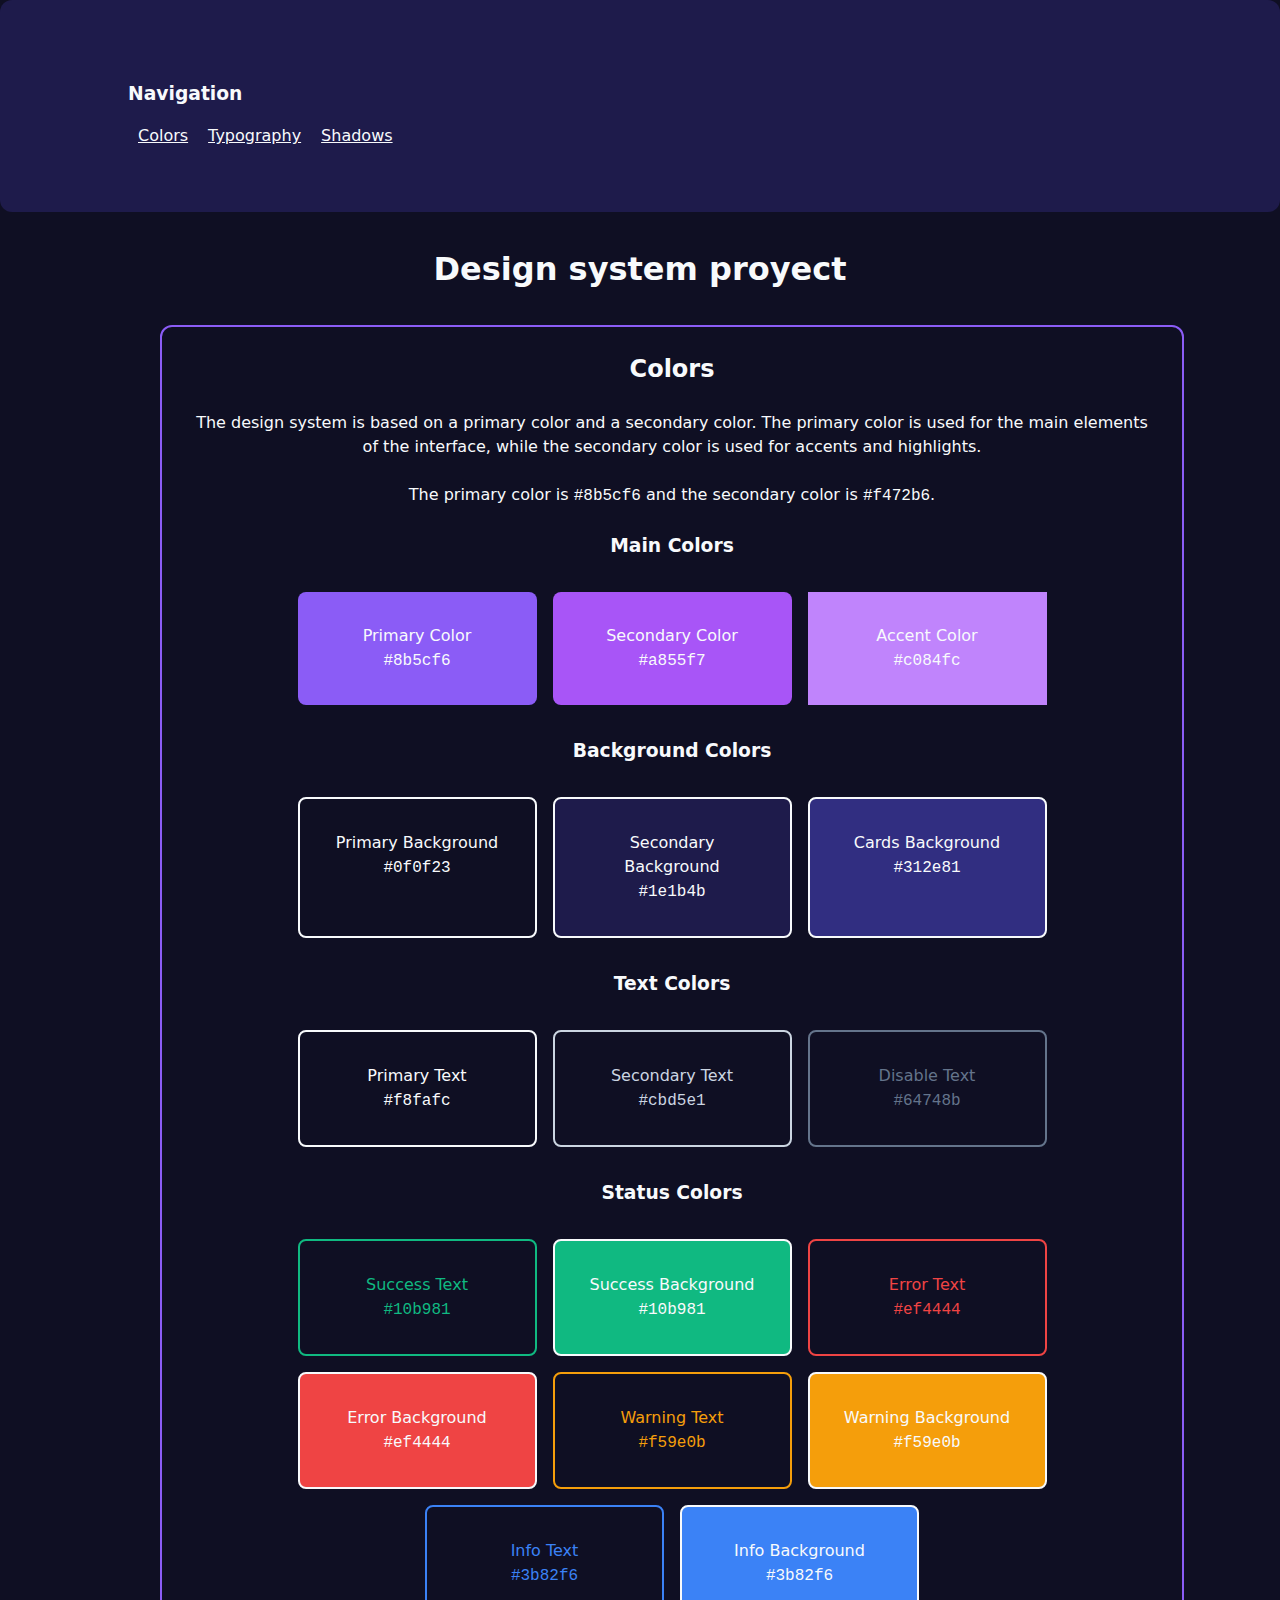
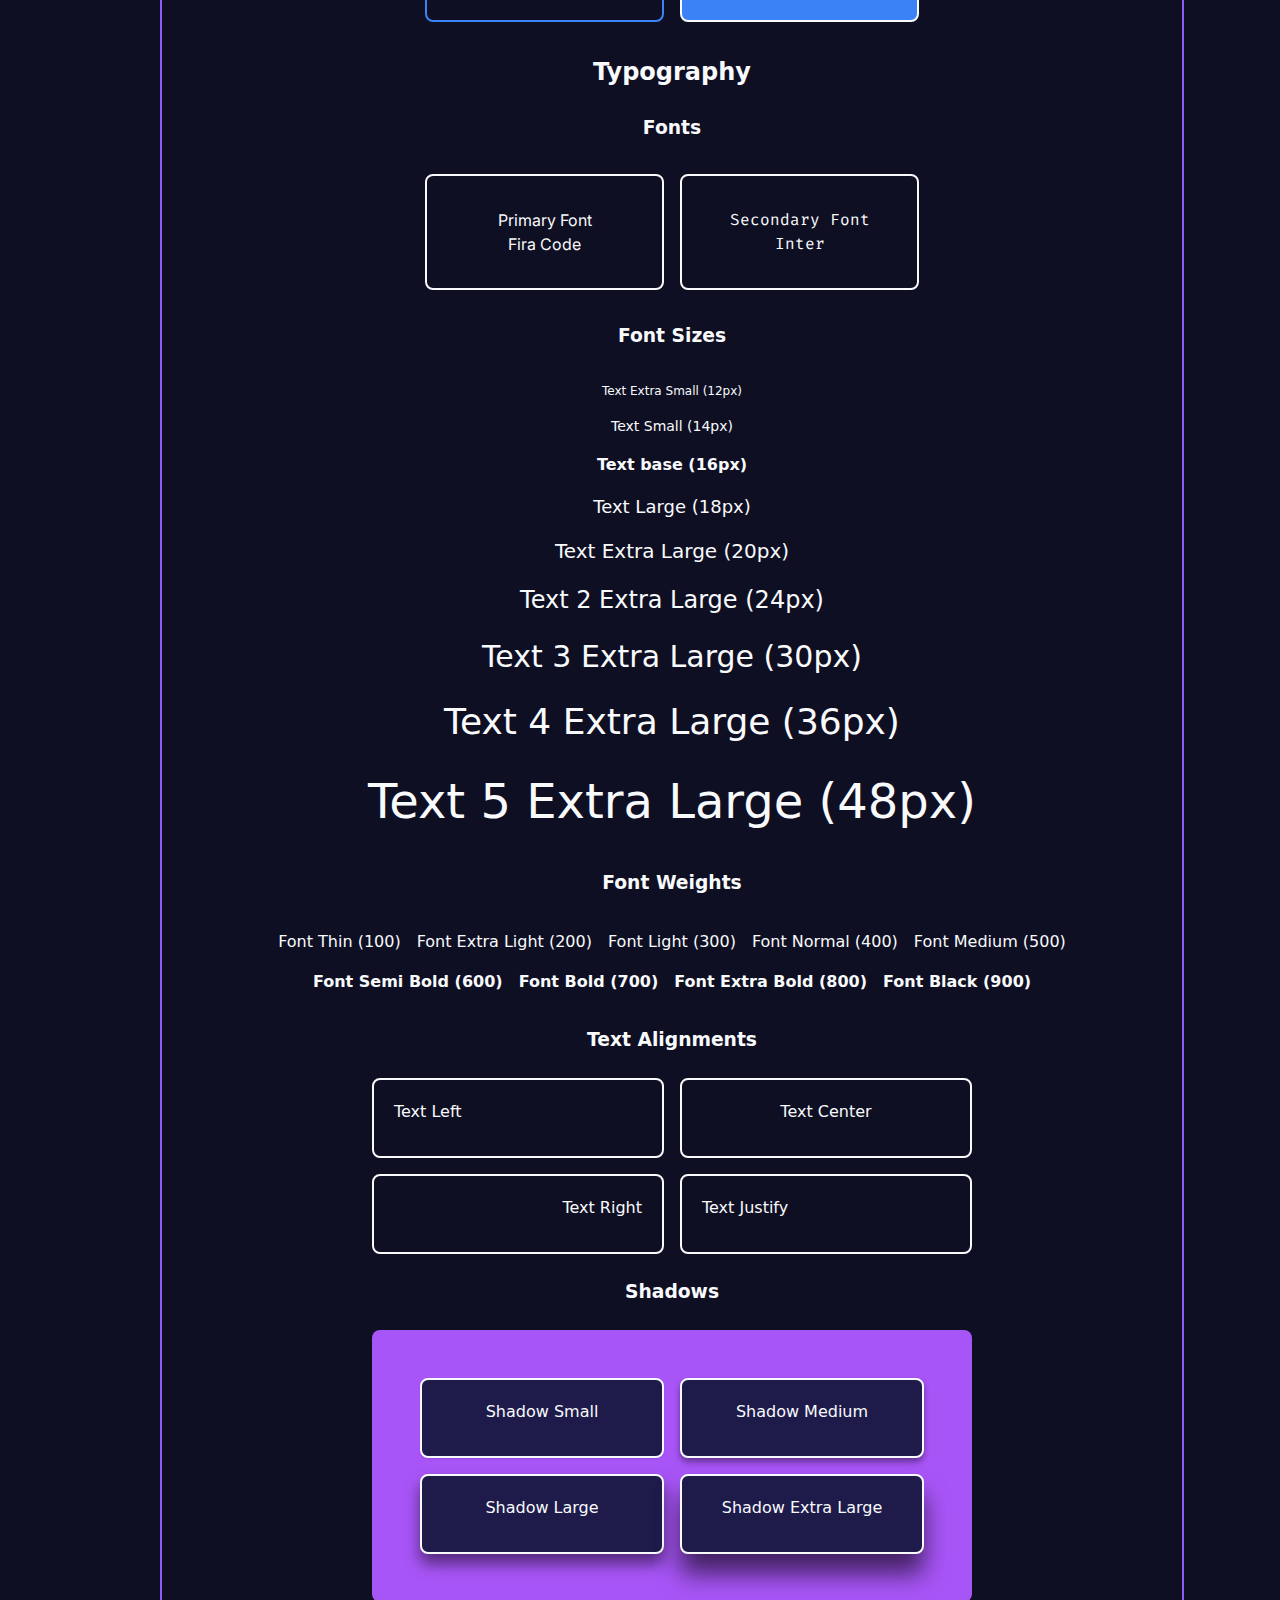
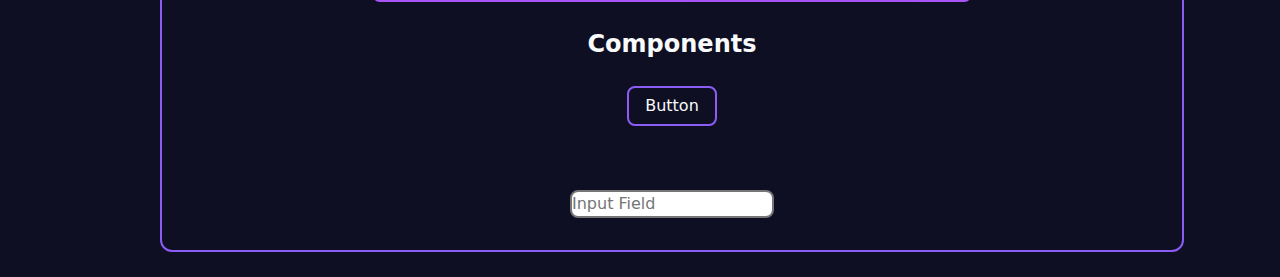
<file: improved-sytling-with-css/desing-system/index.html>
<!DOCTYPE html>
<html lang="en">
  <head>
    <meta charset="UTF-8" />
    <meta name="viewport" content="width=device-width, initial-scale=1.0" />
    <title>Design System Proyect</title>
    <link rel="stylesheet" href="reset_css.css" />
    <link rel="stylesheet" href="design-system.css" />
    <link rel="stylesheet" href="style.css" />

    <link rel="preconnect" href="https://fonts.googleapis.com" />
    <link rel="preconnect" href="https://fonts.gstatic.com" crossorigin />
    <link
      href="https://fonts.googleapis.com/css2?family=Fira+Code:wght@300..700&family=Inter:ital,opsz,wght@0,14..32,100..900;1,14..32,100..900&display=swap"
      rel="stylesheet"
    />
  </head>
  <body class="primary-background primary-text .primary-font">
    <nav
      id="nav"
      class="margin-bottom-xl border-radius-lg w-100 padding-left-3xl secondary-background w-100 padding-3xl"
    >
      <h3 class="margin-md margin-left-3xl">Navigation</h3>
      <ul class="index-list margin-left-3xl">
        <li><a href="#colors">Colors</a></li>
        <li><a href="#typography">Typography</a></li>
        <li><a href="#shadows">Shadows</a></li>
      </ul>
    </nav>
    <main class="w-100">
      <h1 class="text-center">Design system proyect</h1>
      <section
        class="margin-xl border-radius-lg border-thick primary-color-border w-100 text-center"
      >
        <h2 class="margin-lg" id="colors">Colors</h2>
        <p class="margin-lg">
          The design system is based on a primary color and a secondary color.
          The primary color is used for the main elements of the interface,
          while the secondary color is used for accents and highlights.
        </p>
        <p class="margin-lg">
          The primary color is <code>#8b5cf6</code> and the secondary color is
          <code>#f472b6</code>.
        </p>
        <h3 class="margin-lg">Main Colors</h3>
        <div class="margin-xl colors-showcase">
          <div
            class="w-25 primary-color-background primary-text padding-xl border-radius-md"
          >
            <p>Primary Color</p>
            <code>#8b5cf6</code>
          </div>
          <div
            class="w-25 secondary-color-background primary-text padding-xl border-radius-md"
          >
            <p>Secondary Color</p>
            <code>#a855f7</code>
          </div>
          <div class="w-25 accent-color-background primary-text padding-xl">
            <p>Accent Color</p>
            <code>#c084fc</code>
          </div>
        </div>
        <h3 class="margin-lg">Background Colors</h3>
        <div class="margin-xl colors-showcase">
          <div
            class="w-25 primary-background padding-xl border-thick border-radius-md"
          >
            <p>Primary Background</p>
            <code>#0f0f23</code>
          </div>
          <div
            class="w-25 secondary-background padding-xl border-thick border-radius-md"
          >
            <p>Secondary Background</p>
            <code>#1e1b4b</code>
          </div>
          <div
            class="w-25 cards-background padding-xl border-thick border-radius-md"
          >
            <p>Cards Background</p>
            <code>#312e81</code>
          </div>
        </div>
        <h3 class="margin-lg">Text Colors</h3>
        <div class="margin-xl colors-showcase">
          <div
            class="w-25 primary-text padding-xl border-thick border-radius-md"
          >
            <p>Primary Text</p>
            <code>#f8fafc</code>
          </div>
          <div
            class="w-25 secondary-text padding-xl border-thick border-radius-md"
          >
            <p>Secondary Text</p>
            <code>#cbd5e1</code>
          </div>
          <div
            class="w-25 disable-text padding-xl border-thick border-radius-md"
          >
            <p>Disable Text</p>
            <code>#64748b</code>
          </div>
        </div>
        <h3 class="margin-lg">Status Colors</h3>
        <div class="margin-xl colors-showcase">
          <div
            class="w-25 success-text padding-xl border-thick border-radius-md"
          >
            <p>Success Text</p>
            <code>#10b981</code>
          </div>
          <div
            class="w-25 success-background padding-xl border-thick border-radius-md"
          >
            <p>Success Background</p>
            <code>#10b981</code>
          </div>
          <div class="w-25 error-text padding-xl border-thick border-radius-md">
            <p>Error Text</p>
            <code>#ef4444</code>
          </div>
          <div
            class="w-25 error-background padding-xl border-thick border-radius-md"
          >
            <p>Error Background</p>
            <code>#ef4444</code>
          </div>
          <div
            class="w-25 warning-text padding-xl border-thick border-radius-md"
          >
            <p>Warning Text</p>
            <code>#f59e0b</code>
          </div>
          <div
            class="w-25 warning-background padding-xl border-thick border-radius-md"
          >
            <p>Warning Background</p>
            <code>#f59e0b</code>
          </div>
          <div class="w-25 info-text padding-xl border-thick border-radius-md">
            <p>Info Text</p>
            <code>#3b82f6</code>
          </div>
          <div
            class="w-25 info-background padding-xl border-thick border-radius-md"
          >
            <p>Info Background</p>
            <code>#3b82f6</code>
          </div>
        </div>
        <h2 class="margin-lg" id="typography">Typography</h2>
        <h3 class="margin-lg">Fonts</h3>
        <div class="margin-xl typography-showcase">
          <div
            class="w-25 primary-font padding-xl border-thick border-radius-md"
          >
            <p>Primary Font</p>
            <p>Fira Code</p>
          </div>
          <div
            class="w-25 secondary-font padding-xl border-thick border-radius-md"
          >
            <p>Secondary Font</p>
            <p>Inter</p>
          </div>
        </div>
        <h3 class="margin-xl">Font Sizes</h3>
        <div class="margin-xl font-size-showcase">
          <div class="text-xs">Text Extra Small (12px)</div>
          <div class="text-sm">Text Small (14px)</div>
          <div class="text-base font-bold">Text base (16px)</div>
          <div class="text-lg">Text Large (18px)</div>
          <div class="text-xl">Text Extra Large (20px)</div>
          <div class="text-2xl">Text 2 Extra Large (24px)</div>
          <div class="text-3xl">Text 3 Extra Large (30px)</div>
          <div class="text-4xl">Text 4 Extra Large (36px)</div>
          <div class="text-5xl">Text 5 Extra Large (48px)</div>
        </div>
        <h3 class="margin-xl">Font Weights</h3>
        <div class="margin-xl font-weight-showcase">
          <div class="font-thin">Font Thin (100)</div>
          <div class="font-extralight">Font Extra Light (200)</div>
          <div class="font-light">Font Light (300)</div>
          <div class="font-normal">Font Normal (400)</div>
          <div class="font-medium">Font Medium (500)</div>
          <div class="font-semibold">Font Semi Bold (600)</div>
          <div class="font-bold">Font Bold (700)</div>
          <div class="font-extrabold">Font Extra Bold (800)</div>
          <div class="font-black">Font Black (900)</div>
        </div>
        <h3 class="margin-lg">Text Alignments</h3>
        <div class="text-align-showcase">
          <div class="text-left border-thick align-middle border-radius-md">
            Text Left
          </div>
          <div class="text-center border-thick align-middle border-radius-md">
            Text Center
          </div>
          <div class="text-right border-thick align-middle border-radius-md">
            Text Right
          </div>
          <div class="text-justify border-thick align-middle border-radius-md">
            Text Justify
          </div>
        </div>
        <h3 class="margin-lg" id="shadows">Shadows</h3>
        <div
          class="shadows-showcase secondary-color-background padding-2xl border-radius-md"
        >
          <div
            class="shadow-sm border-thick padding-md w-25 secondary-background border-radius-md"
          >
            Shadow Small
          </div>
          <div
            class="shadow-md border-thick padding-md w-25 secondary-background border-radius-md"
          >
            Shadow Medium
          </div>
          <div
            class="shadow-lg border-thick padding-md w-25 secondary-background border-radius-md"
          >
            Shadow Large
          </div>
          <div
            class="shadow-xl border-thick padding-md w-25 secondary-background border-radius-md"
          >
            Shadow Extra Large
          </div>
        </div>
        <h2 class="margin-lg" id="components">Components</h2>
        <div class="component-showcase">
          <button
            class="button margin-bottom-md border-thick primary-color-border"
          >
            Button
          </button>
          <input
            type="text"
            name="input"
            id="input"
            class="border-thick border-radius-md margin-xl"
            placeholder="Input Field"
          />
        </div>
      </section>
    </main>
  </body>
</html>
</file>
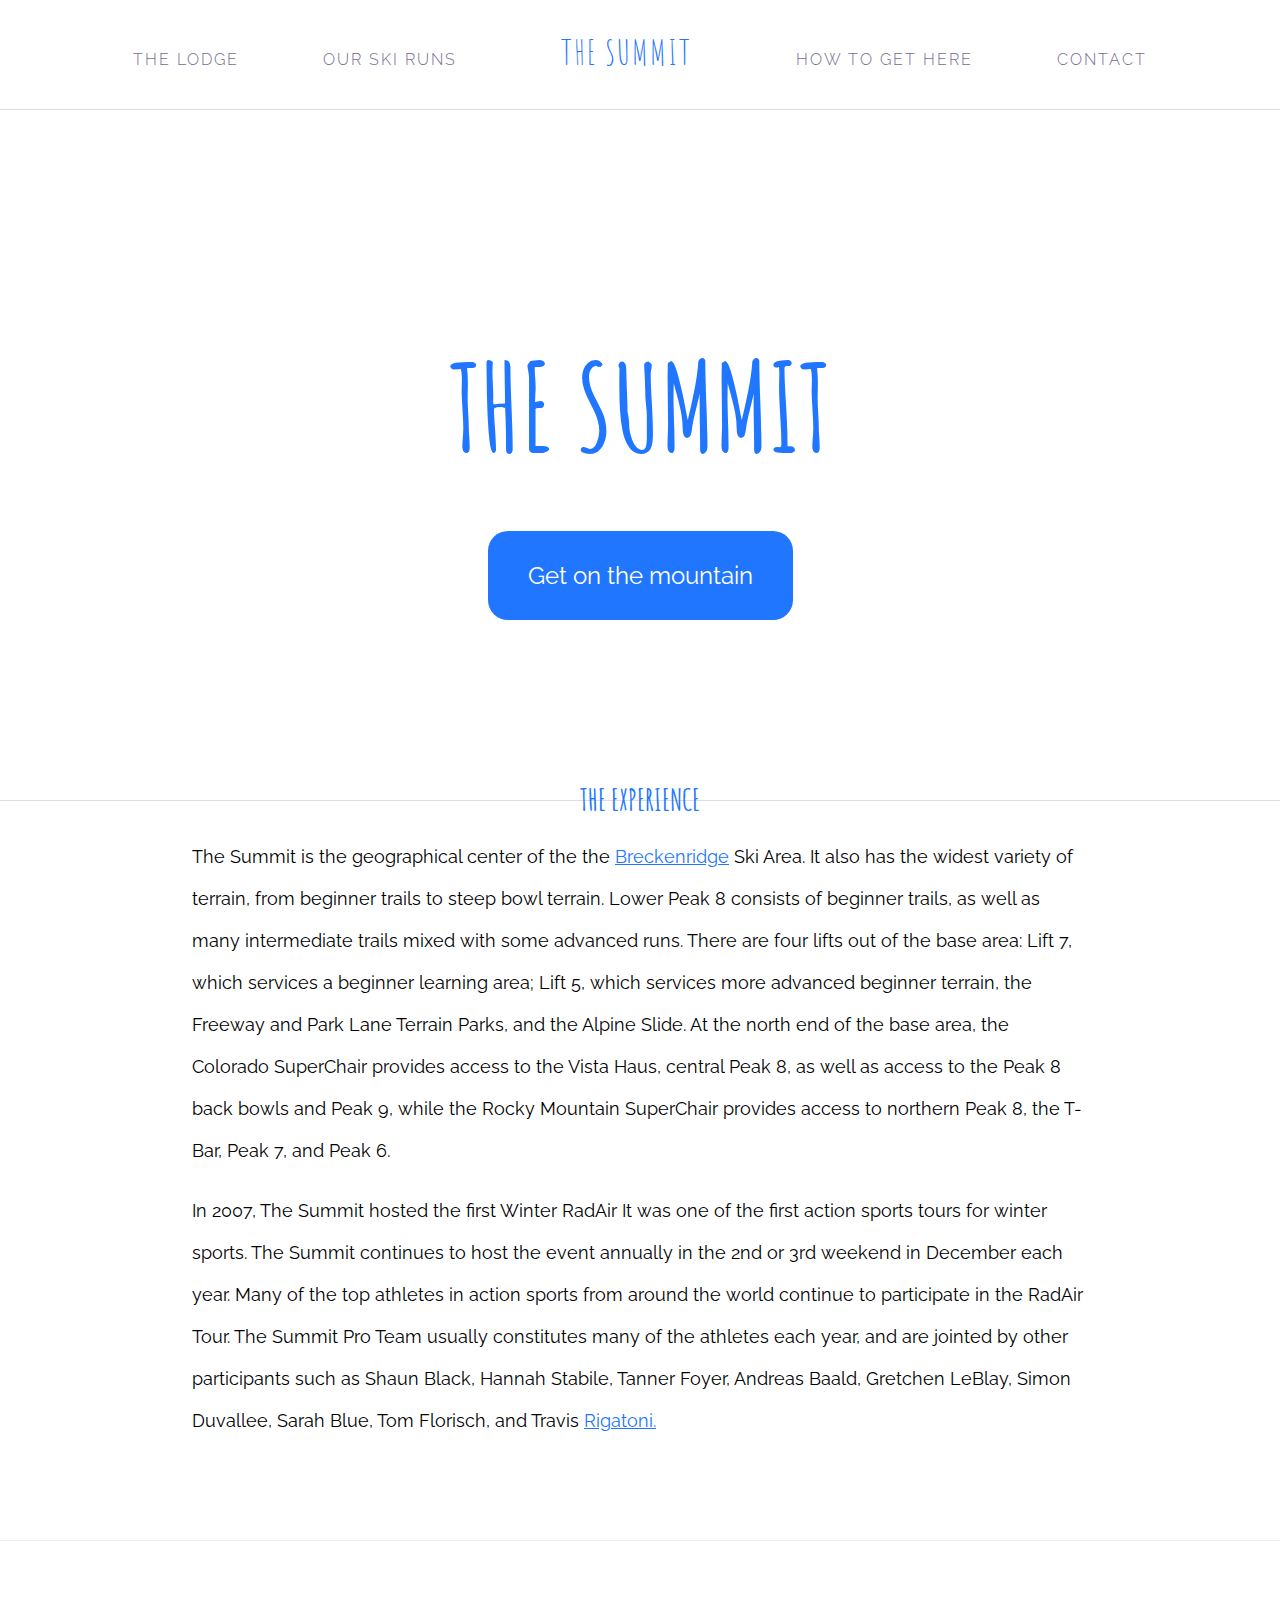
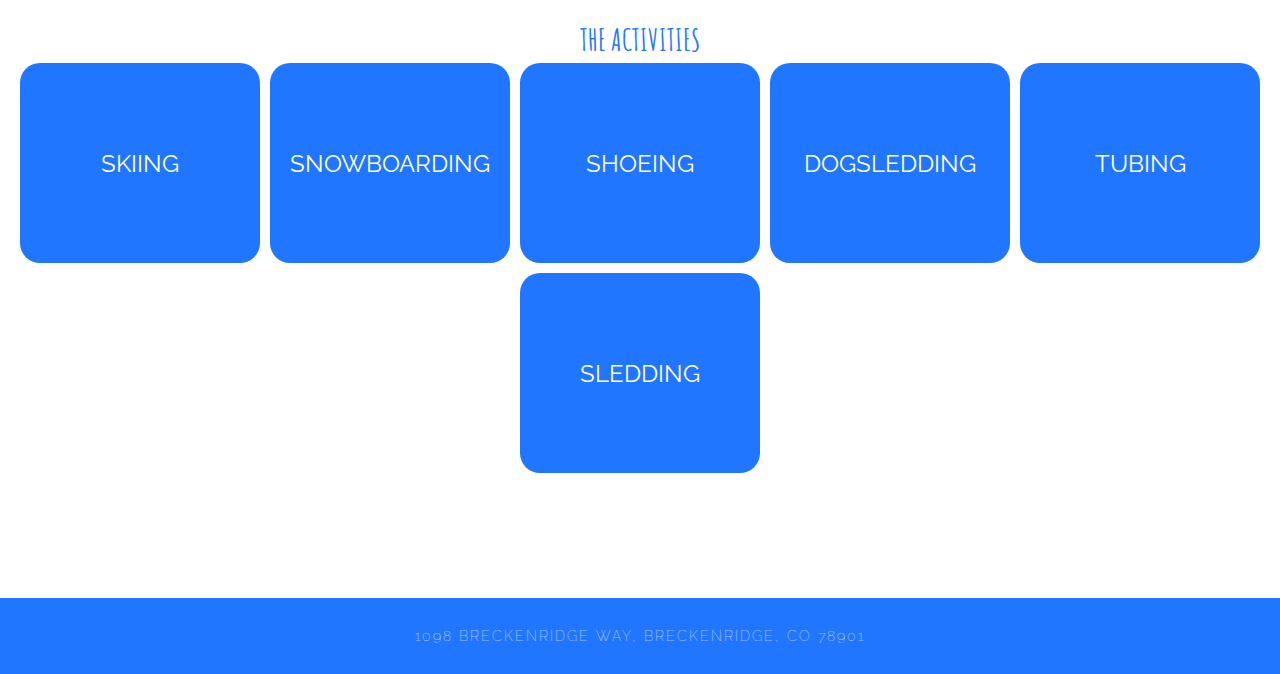
<file: improved-sytling-with-css/the-summit/index.html>
<!DOCTYPE html>
<html>
  <head>
    <title>Experience the Summit at Breckenridge!</title>
    <link
      href="https://fonts.googleapis.com/css?family=Amatic+SC|Raleway:100,200,300,400,500,600,700,800,900"
      rel="stylesheet"
    />
    <link rel="stylesheet" type="text/css" href="starting.css" />
    <link rel="stylesheet" type="text/css" href="style.css" />
  </head>
  <body>
    <div class="navigation">
      <ul>
        <a class="nav-link">The Lodge</a>
        <a class="nav-link">Our Ski Runs</a>
        <a class="nav-link logo">The Summit</a>
        <a class="nav-link">How to Get Here</a>
        <a class="nav-link">Contact</a>
      </ul>
    </div>

    <div class="banner">
      <div class="banner-text">
        <h1>Experience</h1>
        <h2>The Summit</h2>
        <a href="#" class="btn">Get on the mountain</a>
      </div>
    </div>

    <div class="content">
      <h2>The Experience</h2>
      <div class="description">
        <p>
          The Summit is the geographical center of the the
          <a href="http://www.gobreck.com/">Breckenridge</a> Ski Area. It also
          has the widest variety of terrain, from beginner trails to steep bowl
          terrain. Lower Peak 8 consists of beginner trails, as well as many
          intermediate trails mixed with some advanced runs. There are four
          lifts out of the base area: Lift 7, which services a beginner learning
          area; Lift 5, which services more advanced beginner terrain, the
          Freeway and Park Lane Terrain Parks, and the Alpine Slide. At the
          north end of the base area, the Colorado SuperChair provides access to
          the Vista Haus, central Peak 8, as well as access to the Peak 8 back
          bowls and Peak 9, while the Rocky Mountain SuperChair provides access
          to northern Peak 8, the T-Bar, Peak 7, and Peak 6.
        </p>
        <p>
          In 2007, The Summit hosted the first Winter RadAir It was one of the
          first action sports tours for winter sports. The Summit continues to
          host the event annually in the 2nd or 3rd weekend in December each
          year. Many of the top athletes in action sports from around the world
          continue to participate in the RadAir Tour. The Summit Pro Team
          usually constitutes many of the athletes each year, and are jointed by
          other participants such as Shaun Black, Hannah Stabile, Tanner Foyer,
          Andreas Baald, Gretchen LeBlay, Simon Duvallee, Sarah Blue, Tom
          Florisch, and Travis
          <a
            href="https://www.google.com/search?q=rigatoni&rlz=1C5CHFA_enUS751US751&source=lnms&tbm=isch&sa=X&ved=0ahUKEwj5qu257ZvYAhVp3IMKHfkHDyUQ_AUICigB&biw=948&bih=1103"
            >Rigatoni.</a
          >
        </p>
      </div>
    </div>

    <div class="activities-panel">
      <h2>The Activities</h2>
      <a class="activity"> Skiing </a>
      <a class="activity"> Snowboarding </a>
      <a class="activity"> Shoeing </a>
      <a class="activity"> Dogsledding </a>
      <a class="activity"> Tubing </a>
      <a class="activity"> Sledding </a>
    </div>

    <div class="footer">
      <h2>1098 Breckenridge Way, Breckenridge, CO 78901</h2>
    </div>
  </body>
</html>
</file>
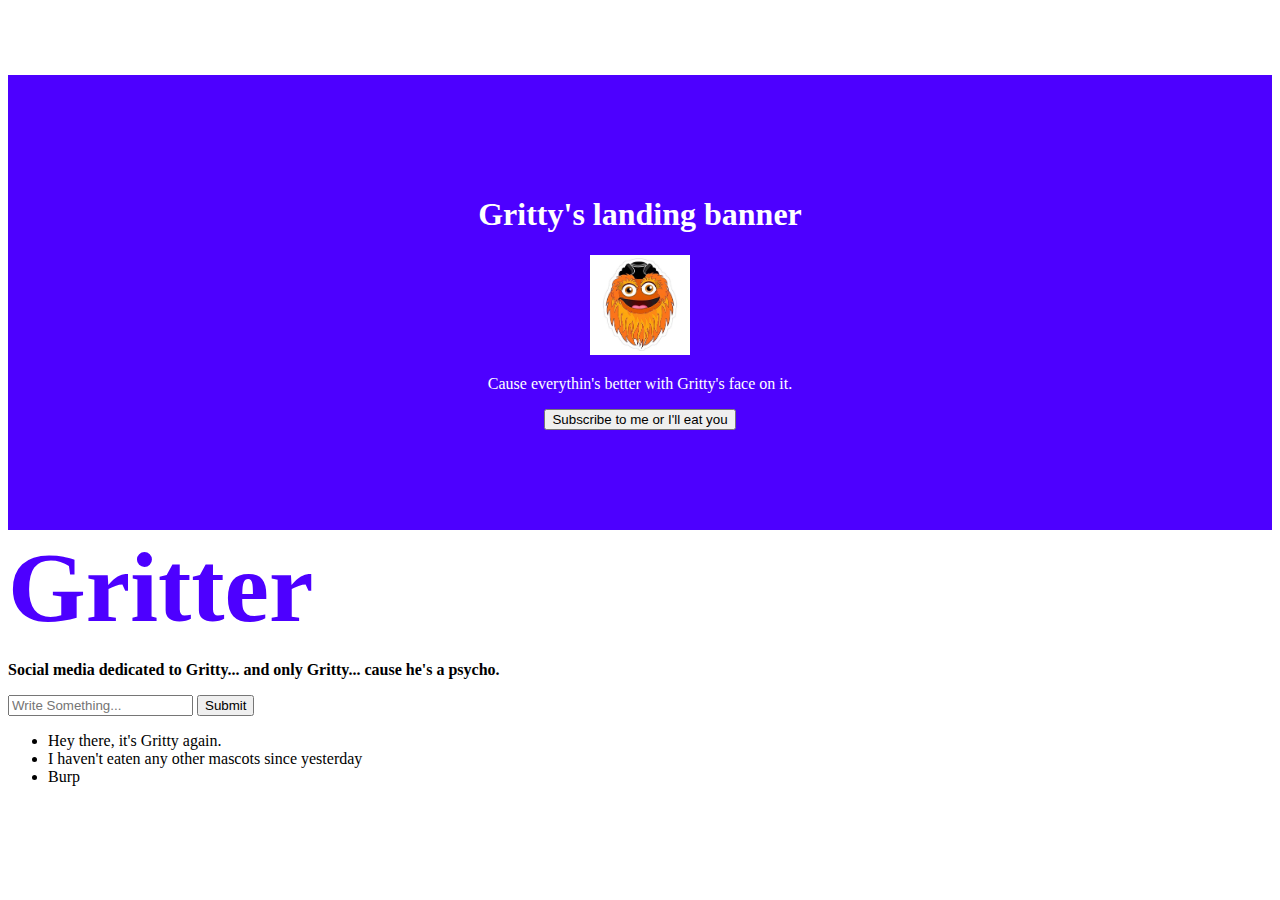
<file: web-foundations/vscodelearning/index.html>
<!DOCTYPE html>
<html lang="en">
  <head>
    <meta charset="UTF-8" />
    <meta name="viewport" content="width=device-width, initial-scale=1.0" />
    <title>Document</title>
    <link rel="stylesheet" href="style.css" />
  </head>
  <body>
    <!-- Banner Section -->
    <div class="banner">
      <h1>Gritty's landing banner</h1>
      <img
        src="./assets/img/better_than_drake.jpg"
        alt="Gritty the mascot"
        id="small-gritty"
      />
      <p>Cause everythin's better with Gritty's face on it.</p>
      <button>Subscribe to me or I'll eat you</button>
    </div>
    <!-- Gritter section -->
    <div class="gritter-section">
      <span id="gritter" class="bold">Gritter</span>
      <p class="bold">
        Social media dedicated to Gritty... and only Gritty... cause he's a
        psycho.
      </p>
      <form action="">
        <input type="text" placeholder="Write Something..." />
        <input type="submit" value="Submit" />
      </form>
      <div>
        <ul>
          <li>
            <div></div>
            <span>Hey there, it's Gritty again.</span>
          </li>
          <li>
            <div></div>
            <span>I haven't eaten any other mascots since yesterday</span>
          </li>
          <li>
            <div></div>
            <span>Burp</span>
          </li>
        </ul>
      </div>
    </div>
  </body>
</html>
</file>
<file: improved-sytling-with-css/desing-system/design-system.css>
/* Design System Styles */
/* Colors */
/* main colors */
.primary-color-font {
  color: #8b5cf6;
}
.primary-color-background {
  background-color: #8b5cf6;
}
.primary-color-border {
  border-color: #8b5cf6;
}
.secondary-color-font {
  color: #a855f7;
}
.secondary-color-background {
  background-color: #a855f7;
}
.secondary-color-border {
  border-color: #a855f7;
}
.accent-color-font {
  color: #c084fc;
}
.accent-color-background {
  background-color: #c084fc;
}
.accent-color-border {
  border-color: #c084fc;
}
/* background colors */
.primary-background {
  background-color: #0f0f23;
}
.secondary-background {
  background-color: #1e1b4b;
}
.cards-background {
  background-color: #312e81;
}
/* text colors */
.primary-text {
  color: #f8fafc;
}
.secondary-text {
  color: #cbd5e1;
}
.disable-text {
  color: #64748b;
}
/* Status color */
.success-text {
  color: #10b981;
}
.success-background {
  background-color: #10b981;
}
.error-text {
  color: #ef4444;
}
.error-background {
  background-color: #ef4444;
}
.warning-text {
  color: #f59e0b;
}
.warning-background {
  background-color: #f59e0b;
}
.info-text {
  color: #3b82f6;
}
.info-background {
  background-color: #3b82f6;
}
/* Typography */
/* text fonts */
.primary-font {
  font-family: "Inter", sans-serif;
}
.secondary-font {
  font-family: "Fira Code", sans-serif;
}
/* text sizes */
.text-xs {
  font-size: 12px;
}
.text-sm {
  font-size: 14px;
}
.text-base {
  font-size: 16px;
}
.text-lg {
  font-size: 18px;
}
.text-xl {
  font-size: 20px;
}
.text-2xl {
  font-size: 24px;
}
.text-3xl {
  font-size: 30px;
}
.text-4xl {
  font-size: 36px;
}
.text-5xl {
  font-size: 48px;
}
/* font weights */
.font-thin {
  font-weight: 100;
}
.font-extralight {
  font-weight: 200;
}
.font-light {
  font-weight: 300;
}
.font-normal {
  font-weight: 400;
}
.font-medium {
  font-weight: 500;
}
.font-semibold {
  font-weight: 600;
}
.font-bold {
  font-weight: 700;
}
.font-extrabold {
  font-weight: 800;
}
.font-black {
  font-weight: 900;
}

/* Text Alignment Utilities */

/* Horizontal Alignment */
.text-left {
  text-align: left;
}
.text-center {
  text-align: center;
}
.text-right {
  text-align: right;
}
.text-justify {
  text-align: justify;
}

/* Vertical Alignment */
.align-baseline {
  vertical-align: baseline;
}
.align-top {
  vertical-align: top;
}
.align-middle {
  vertical-align: middle;
}
.align-bottom {
  vertical-align: bottom;
}
.align-text-top {
  vertical-align: text-top;
}
.align-text-bottom {
  vertical-align: text-bottom;
}

/* Text Transform */
.text-uppercase {
  text-transform: uppercase;
}
.text-lowercase {
  text-transform: lowercase;
}
.text-capitalize {
  text-transform: capitalize;
}
.text-normal-case {
  text-transform: none;
}

/* Text Decoration */
.text-underline {
  text-decoration: underline;
}
.text-line-through {
  text-decoration: line-through;
}
.text-no-underline {
  text-decoration: none;
}

/* White Space */
.text-nowrap {
  white-space: nowrap;
}
.text-wrap {
  white-space: normal;
}
.text-pre {
  white-space: pre;
}
.text-pre-wrap {
  white-space: pre-wrap;
}

/* Word Break */
.text-break {
  word-break: break-word;
}
.text-break-all {
  word-break: break-all;
}
.text-no-break {
  word-break: normal;
}
/* Spacing Utilities */

/* XS - 4px */
.margin-xs {
  margin: 4px;
}
.margin-top-xs {
  margin-top: 4px;
}
.margin-right-xs {
  margin-right: 4px;
}
.margin-bottom-xs {
  margin-bottom: 4px;
}
.margin-left-xs {
  margin-left: 4px;
}
.padding-xs {
  padding: 4px;
}
.padding-top-xs {
  padding-top: 4px;
}
.padding-right-xs {
  padding-right: 4px;
}
.padding-bottom-xs {
  padding-bottom: 4px;
}
.padding-left-xs {
  padding-left: 4px;
}

/* SM - 8px */
.margin-sm {
  margin: 8px;
}
.margin-top-sm {
  margin-top: 8px;
}
.margin-right-sm {
  margin-right: 8px;
}
.margin-bottom-sm {
  margin-bottom: 8px;
}
.margin-left-sm {
  margin-left: 8px;
}
.padding-sm {
  padding: 8px;
}
.padding-top-sm {
  padding-top: 8px;
}
.padding-right-sm {
  padding-right: 8px;
}
.padding-bottom-sm {
  padding-bottom: 8px;
}
.padding-left-sm {
  padding-left: 8px;
}

/* MD - 16px */
.margin-md {
  margin: 16px;
}
.margin-top-md {
  margin-top: 16px;
}
.margin-right-md {
  margin-right: 16px;
}
.margin-bottom-md {
  margin-bottom: 16px;
}
.margin-left-md {
  margin-left: 16px;
}
.padding-md {
  padding: 16px;
}
.padding-top-md {
  padding-top: 16px;
}
.padding-right-md {
  padding-right: 16px;
}
.padding-bottom-md {
  padding-bottom: 16px;
}
.padding-left-md {
  padding-left: 16px;
}

/* LG - 24px */
.margin-lg {
  margin: 24px;
}
.margin-top-lg {
  margin-top: 24px;
}
.margin-right-lg {
  margin-right: 24px;
}
.margin-bottom-lg {
  margin-bottom: 24px;
}
.margin-left-lg {
  margin-left: 24px;
}
.padding-lg {
  padding: 24px;
}
.padding-top-lg {
  padding-top: 24px;
}
.padding-right-lg {
  padding-right: 24px;
}
.padding-bottom-lg {
  padding-bottom: 24px;
}
.padding-left-lg {
  padding-left: 24px;
}

/* XL - 32px */
.margin-xl {
  margin: 32px;
}
.margin-top-xl {
  margin-top: 32px;
}
.margin-right-xl {
  margin-right: 32px;
}
.margin-bottom-xl {
  margin-bottom: 32px;
}
.margin-left-xl {
  margin-left: 32px;
}
.padding-xl {
  padding: 32px;
}
.padding-top-xl {
  padding-top: 32px;
}
.padding-right-xl {
  padding-right: 32px;
}
.padding-bottom-xl {
  padding-bottom: 32px;
}
.padding-left-xl {
  padding-left: 32px;
}

/* 2XL - 48px */
.margin-2xl {
  margin: 48px;
}
.margin-top-2xl {
  margin-top: 48px;
}
.margin-right-2xl {
  margin-right: 48px;
}
.margin-bottom-2xl {
  margin-bottom: 48px;
}
.margin-left-2xl {
  margin-left: 48px;
}
.padding-2xl {
  padding: 48px;
}
.padding-top-2xl {
  padding-top: 48px;
}
.padding-right-2xl {
  padding-right: 48px;
}
.padding-bottom-2xl {
  padding-bottom: 48px;
}
.padding-left-2xl {
  padding-left: 48px;
}

/* 3XL - 64px */
.margin-3xl {
  margin: 64px;
}
.margin-top-3xl {
  margin-top: 64px;
}
.margin-right-3xl {
  margin-right: 64px;
}
.margin-bottom-3xl {
  margin-bottom: 64px;
}
.margin-left-3xl {
  margin-left: 64px;
}
.padding-3xl {
  padding: 64px;
}
.padding-top-3xl {
  padding-top: 64px;
}
.padding-right-3xl {
  padding-right: 64px;
}
.padding-bottom-3xl {
  padding-bottom: 64px;
}
.padding-left-3xl {
  padding-left: 64px;
}
/* Border Utilities */
/* Border Radius */
.border-radius-none {
  border-radius: 0;
}
.border-radius-xs {
  border-radius: 2px;
}
.border-radius-sm {
  border-radius: 4px;
}
.border-radius-md {
  border-radius: 8px;
}
.border-radius-lg {
  border-radius: 12px;
}
.border-radius-xl {
  border-radius: 16px;
}
.border-radius-full {
  border-radius: 50%;
}
/* Border Width */
.border-thin {
  border-width: 1px;
  border-style: solid;
}
.border-thick {
  border-width: 2px;
  border-style: solid;
}
.border-extra-thick {
  border-width: 4px;
  border-style: solid;
}

/* Width Utilities */
.w-25 {
  width: 25%;
}
.w-50 {
  width: 50%;
}
.w-75 {
  width: 75%;
}
.w-100 {
  width: 100%;
}
.w-auto {
  width: auto;
}

/* Height Utilities */
.h-25 {
  height: 25%;
}
.h-50 {
  height: 50%;
}
.h-75 {
  height: 75%;
}
.h-100 {
  height: 100%;
}
.h-auto {
  height: auto;
}

/* Min Width Utilities */
.min-w-0 {
  min-width: 0;
}
.min-w-100 {
  min-width: 100%;
}

/* Max Width Utilities */
.max-w-100 {
  max-width: 100%;
}
.max-w-none {
  max-width: none;
}

/* Min Height Utilities */
.min-h-0 {
  min-height: 0;
}
.min-h-100 {
  min-height: 100%;
}

/* Max Height Utilities */
.max-h-100 {
  max-height: 100%;
}
.max-h-none {
  max-height: none;
}

/* Viewport Units */
.w-100vw {
  width: 100vw;
}
.h-100vh {
  height: 100vh;
}

/* Common Fixed Sizes */
.w-full {
  width: 100%;
}
.h-full {
  height: 100%;
}
.w-screen {
  width: 100vw;
}
.h-screen {
  height: 100vh;
}
/* shadows */
.shadow-sm {
  box-shadow: 0 1px 2px rgba(0, 0, 0, 0.1);
}
.shadow-md {
  box-shadow: 0 4px 6px rgba(0, 0, 0, 0.4);
}
.shadow-lg {
  box-shadow: 0 10px 15px rgba(0, 0, 0, 0.5);
}
.shadow-xl {
  box-shadow: 0 20px 25px rgba(0, 0, 0, 0.6);
}
/* components - specifiers */
/* Button */
.button {
  height: 40px;
  padding: 0 16px;
  border-radius: 8px;
  transition: 0.2s ease-in-out;
}
.button:hover {
  background-color: #8b5cf6;
  color: #f8fafc;
}
.input {
  height: 40px;
  padding: 12px 16px;
  border: 2px solid #475569;
  border-radius: 8px;
  color: #8b5cf6 !important;
}
.input:focus {
  border-color: #8b5cf6;
  outline: none;
}
.cards {
  padding: 24px;
  border-radius: 12px;
  box-shadow: 0 4px 6px rgba(0, 0, 0, 0.4);
  background-color: #312e81;
}
.navigation {
  height: 64px;
  padding: 0 24px;
}
/* Mostrar solo en mobile */
.mobile-only {
  display: block;
}
@media (min-width: 769px) {
  .mobile-only {
    display: none;
  }
}

/* Mostrar solo en tablet */
.tablet-only {
  display: none;
}
@media (min-width: 769px) and (max-width: 1024px) {
  .tablet-only {
    display: block;
  }
}

/* Mostrar solo en desktop */
.desktop-only {
  display: none;
}
@media (min-width: 1025px) {
  .desktop-only {
    display: block;
  }
}
/* Transitions */
.transition-fast {
  transition-duration: 0.15s;
  transition-timing-function: ease-in-out;
}

.transition-normal {
  transition-duration: 0.2s;
  transition-timing-function: ease-in-out;
}

.transition-slow {
  transition-duration: 0.3s;
  transition-timing-function: ease-in-out;
}

.ease-appear {
  transition-timing-function: ease-out;
}

.ease-disappear {
  transition-timing-function: ease-in;
}
</file>
<file: improved-sytling-with-css/desing-system/style.css>
/* File Style Styles */
body {
  padding: 15px 10%;
  display: flex;
  flex-direction: column;
  justify-content: center;
  align-items: center;
  height: auto;
}
main {
  width: 100%;
  position: relative;
  top: 230px;
  z-index: 0;
}
[class$="-showcase"] {
  display: flex;
  flex-direction: row;
  flex-wrap: wrap;
  justify-content: center;
  gap: 16px;
}
.font-size-showcase {
  display: flex;
  flex-direction: column;
  align-items: center;
}
#nav {
  position: fixed;
  top: 0;
  z-index: 1000;
}
.index-list {
  display: flex;
}
.index-list li {
  margin: 0 10px;
}
.index-list li a {
  text-decoration: underline;
  color: inherit;
}
.text-align-showcase,
.shadows-showcase {
  display: flex;
  flex-wrap: wrap;
  gap: 16px;
  max-width: 600px;
  margin: 0 auto;
}

.text-align-showcase > div,
.shadows-showcase > div {
  flex: 1 1 calc(50% - 8px); /* 50% menos la mitad del gap */
  padding: 20px;
  min-height: 80px;
}
.component-showcase {
  display: flex;
  flex-direction: column;
  align-items: center;
  gap: 16px;
}
</file>
<file: improved-sytling-with-css/the-summit/starting.css>
body {
  background-color: #ffffff;
  margin: 0px;
  padding: 0px;
}
.navigation {
  box-sizing: border-box;
  background-color: #ffffff;
  border-bottom: 1px solid #dddddd;
  left: 0px;
  overflow-y: auto;
  padding: 30px;
  position: fixed;
  text-align: center;
  top: 0px;
  width: 100%;
  z-index: 999;
}
ul {
  margin: 0px;
  padding: 0px;
}
.navigation a {
  color: #736b92;
  display: inline-block;
  font-family: "Raleway", sans-serif;
  font-size: 16px;
  font-weight: 300;
  letter-spacing: 2px;
  padding: 10px 40px;
  text-transform: uppercase;
}
a.logo {
  color: #2176ff;
  font-family: "Amatic SC", sans-serif;
  font-size: 34px;
  padding: 0px 60px;
  text-align: center;
  text-transform: uppercase;
}
.banner {
  background-image: url("https://images.unsplash.com/photo-1418290232843-5d7a0bd93f7d?dpr=1&auto=format&crop=entropy&fit=crop&w=1500&h=1001&q=80&cs=tinysrgb");
  background-position: center top;
  background-size: cover;
  border-bottom: 1px solid #dddddd;
  height: 700px;
  position: relative;
  text-align: center;
  top: 100px;
  width: 100%;
}
.banner-text {
  position: relative;
  top: 200px;
}
h1 {
  color: #ffffff;
  font-family: "Raleway", sans-serif;
  font-size: 60px;
  font-weight: 100;
  letter-spacing: 2px;
  margin: 0px;
  text-align: center;
  text-transform: uppercase;
}
h2 {
  color: #2176ff;
  font-family: "Amatic SC", sans-serif;
  font-size: 30px;
  margin: 0px;
  text-align: center;
  text-transform: uppercase;
}
.banner h2 {
  font-size: 120px;
  margin: -40px 0px 80px 0px;
}
.content {
  background-image: url("https://content.codecademy.com/courses/learn-links-and-buttons/project/mountain1.jpg");
  background-position: center top;
  background-size: cover;
  border-bottom: 1px solid #eeeeee;
  margin: 0 auto;
  overflow-y: auto;
  padding: 80px 0px;
  position: relative;
  text-align: center;
}
p {
  color: #000000;
  font-family: "Raleway", sans-serif;
  font-size: 18px;
  line-height: 42px;
  text-align: left;
}
.description {
  display: inline-block;
  width: 70%;
}
.activities-panel {
  margin-bottom: 40px;
  padding: 80px 0px;
  text-align: center;
  display: flex;
  align-items: flex-start;
  flex-wrap: wrap;
  justify-content: center;
}
.activities-panel h2 {
  width: 100%;
}
.activity {
  background-color: #2176ff;
  box-sizing: border-box;
  width: 240px;
  height: 200px;
  display: flex;
  align-items: center;
  justify-content: center;
  color: #fff;
  font-family: "Amatic SC", sans-serif;
  font-size: 30px;
  text-align: center;
  text-transform: uppercase;
  margin: 5px;
}
.footer {
  background-color: #2176ff;
  padding: 30px;
  text-align: center;
}
.footer h2 {
  color: #ffffff;
  font-family: "Raleway", sans-serif;
  font-size: 14px;
  font-weight: 100;
  letter-spacing: 2px;
}

a {
  cursor: default;
  text-decoration-line: none;
}
</file>
<file: improved-sytling-with-css/the-summit/style.css>
a {
  color: #2176ff;
  text-decoration: underline;
  cursor: pointer;
}

a:hover {
  text-decoration: none;
}

.nav-link {
  text-decoration: none;
}

.nav-link:hover {
  color: #5495ff;
}

.btn,
.activity {
  background-color: #2176ff;
  color: #fff;
  padding: 30px 40px;
  font-family: "Raleway", sans-serif;
  font-size: 24px;
  text-decoration: none;
  border-radius: 20px;
  transition: 0.5s ease;
}

.btn:hover,
.activity:hover {
  background-color: #5495ff;
  font-weight: bold;
  transition: 0.5s ease;
}

.btn:active,
.activity:active {
  background-color: #fff;
  color: #5495ff;
}
</file>
<file: web-foundations/vscodelearning/style.css>
.banner {
  background-color: #4d00ff;
  color: white;
  margin-top: 75px;
  text-align: center;
  padding: 100px 0;
}

#small-gritty {
  height: 100px;
  width: 100px;
}

#gritter {
  color: #4d00ff;
  font-size: 100px;
}

.bold {
  font-weight: bold;
}
</file>
